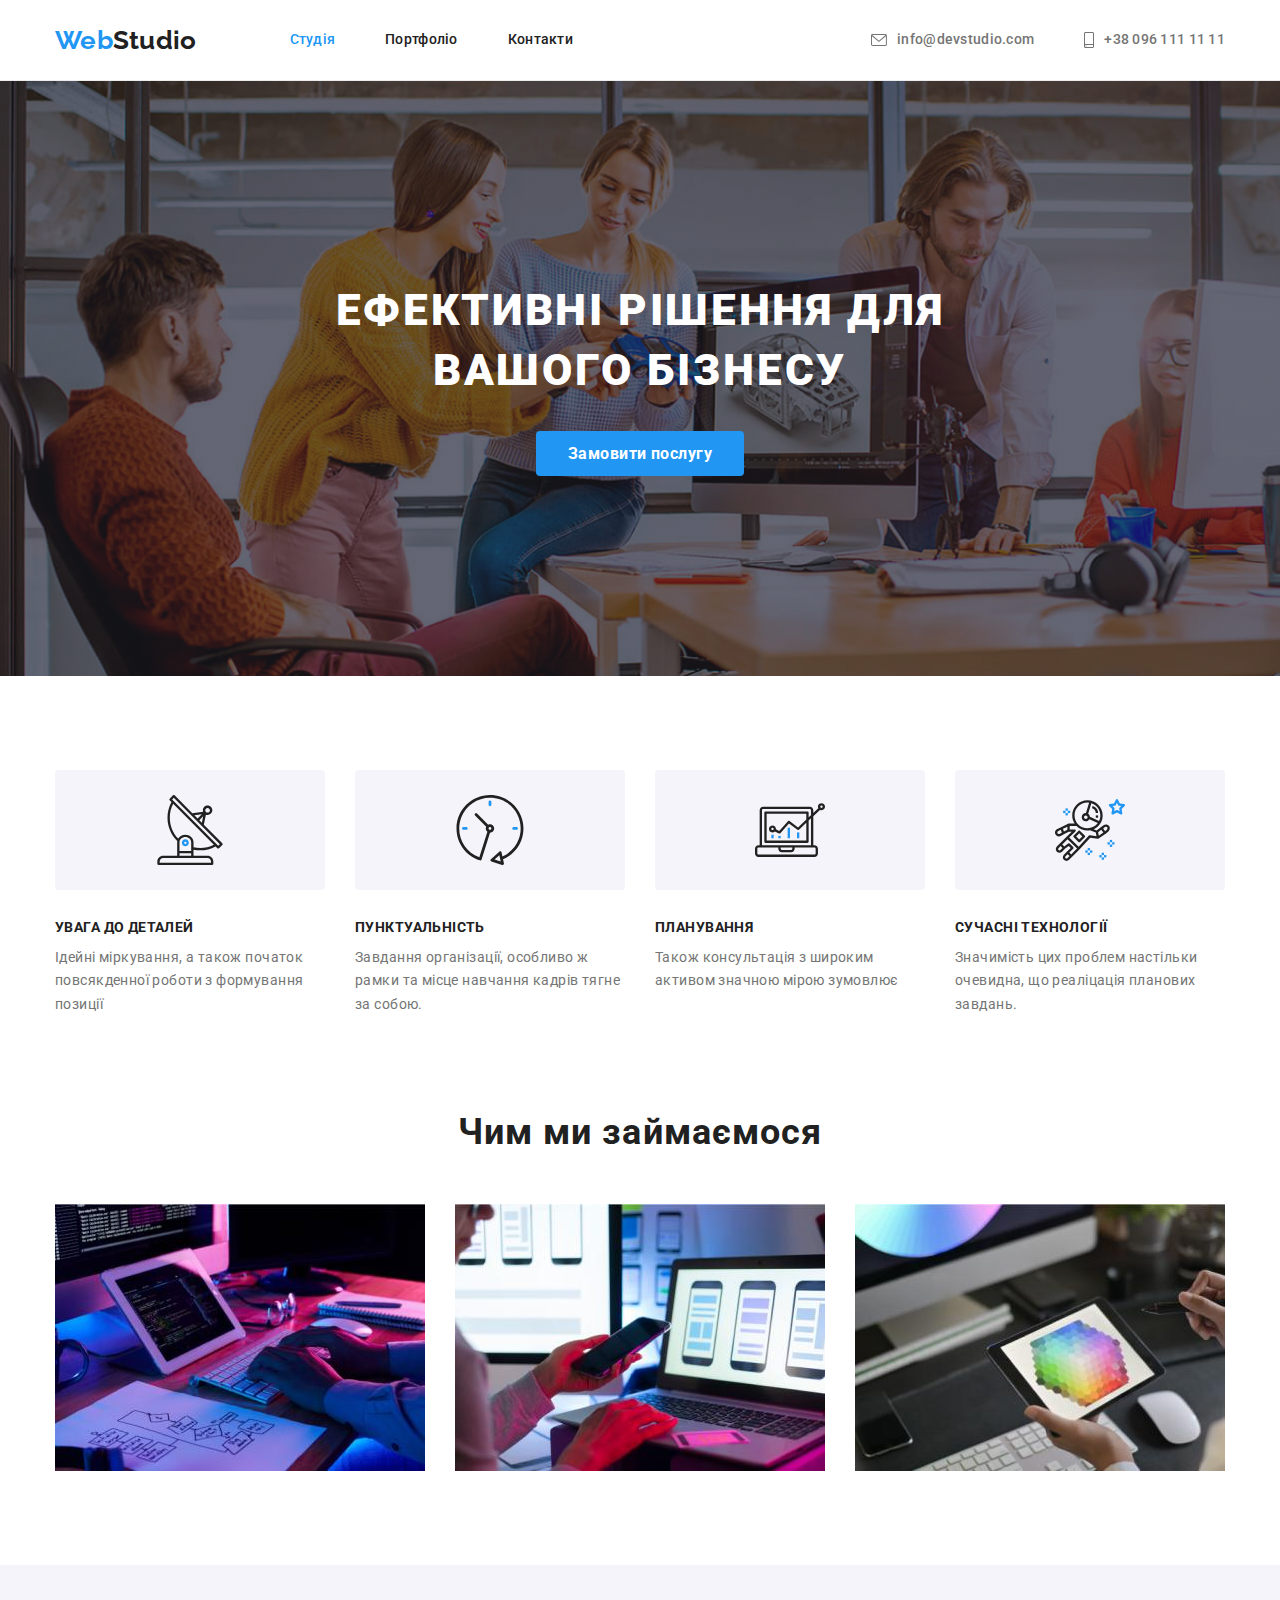
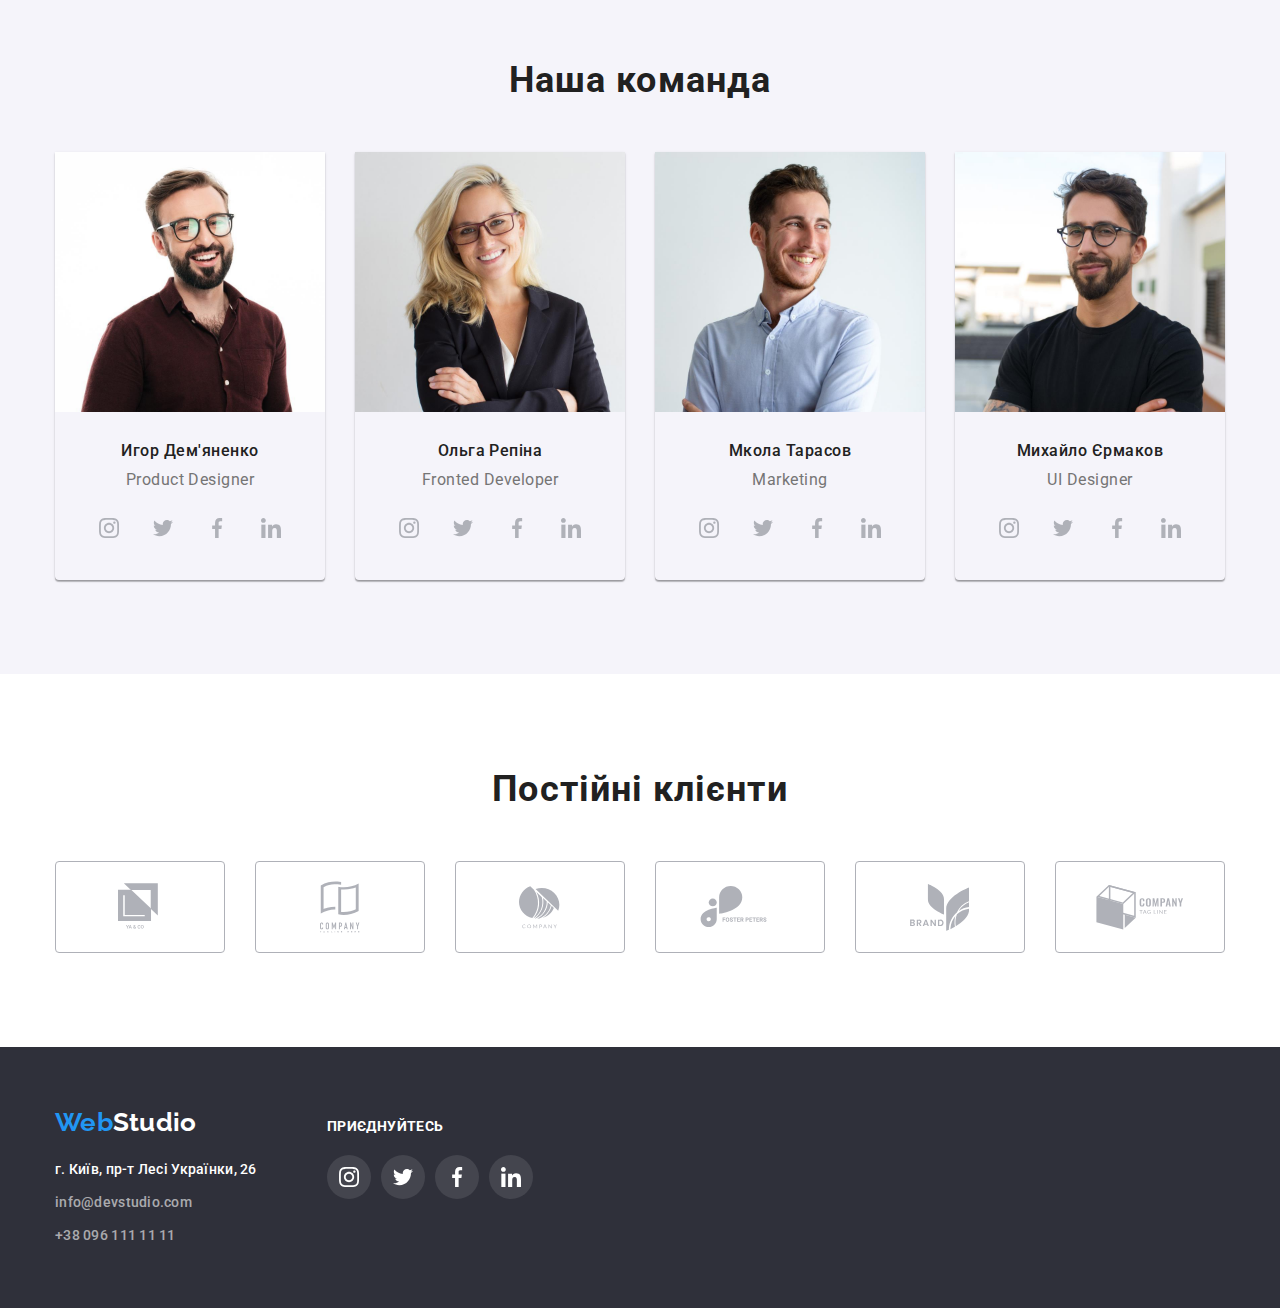
<file: index.html>
<!DOCTYPE html>
<html lang="uk">
  <head>
    <meta charset="UTF-8" />
    <meta http-equiv="X-UA-Compatible" content="IE=edge" />
    <meta name="viewport" content="width=device-width, initial-scale=1.0" />
    <title>ЕФЕКТИВНІ РІШЕННЯ ДЛЯ ВАШОГО БІЗНЕСУ</title>
    <link
      rel="stylesheet"
      href="https://cdnjs.cloudflare.com/ajax/libs/modern-normalize/1.0.0/modern-normalize.css"
    />
    <link rel="preconnect" href="https://fonts.gstatic.com" />
    <link
      rel="stylesheet"
      href="https://fonts.googleapis.com/css2?family=Raleway:wght@700&family=Roboto:wght@400;500;700;900&display=swap"
    />
    <link rel="stylesheet" href="./css/styles.css" />
  </head>

  <body>
    <header class="header">
      <div class="container">
        <nav class="nav-menu">
          <!--Логотип-->
          <a href="" class="logo link logo-light"
            ><span class="letter">Web</span>Studio</a
          >
          <ul class="nav-menu-list list">
            <li class="nav-menu-list-item">
              <a href="./index.html" class="nav-link link active-link"
                >Студія</a
              >
            </li>
            <li class="nav-menu-list-item">
              <a href="./portfolio.html" class="nav-link link">Портфоліо</a>
            </li>
            <li class="nav-menu-list-item">
              <a href="" class="nav-link link">Контакти</a>
            </li>
          </ul>
        </nav>
        <!--Контакты-->
        <ul class="contact-list list">
          <li class="nav-menu-list-item">
            <a
              href="mailto:info@devstudio.com"
              class="nav-contact-link icon-link nav-link link"
            >
              <svg width="16" height="12">
                <use href="./images/sprite/sprite.svg#icon-envelope"></use>
              </svg>
              info@devstudio.com</a
            >
          </li>
          <li class="nav-menu-list-item">
            <a
              href="tel:+380961111111"
              class="nav-contact-link icon-link nav-link link"
            >
              <svg width="10" height="16">
                <use href="./images/sprite/sprite.svg#icon-smartphone"></use>
              </svg>
              +38 096 111 11 11
            </a>
          </li>
        </ul>
      </div>
    </header>

    <main>
      <!-- Герой-->
      <section class="hero">
        <div class="container">
          <h2 class="main-title">ЕФЕКТИВНІ РІШЕННЯ ДЛЯ ВАШОГО БІЗНЕСУ</h2>
          <button type="button" class="modal-btn">Замовити послугу</button>
        </div>
      </section>

      <!--ABOUT-->
      <section class="features">
        <div class="container">
          <ul class="card-set list">
            <li class="item-secondary">
              <div class="icon-link">
                <svg width="70" height="70">
                  <use href="./images/sprite/sprite.svg#icon-antenna"></use>
                </svg>
              </div>
              <h3 class="feature-header">УВАГА ДО ДЕТАЛЕЙ</h3>
              <p class="text">
                Ідейні міркування, а також початок повсякденної роботи з
                формування позиції
              </p>
            </li>
            <li class="item-secondary">
              <div class="icon-link">
                <svg width="70" height="70">
                  <use href="./images/sprite/sprite.svg#icon-clock"></use>
                </svg>
              </div>
              <h3 class="feature-header">ПУНКТУАЛЬНІСТЬ</h3>
              <p class="text">
                Завдання організації, особливо ж рамки та місце навчання кадрів
                тягне за собою.
              </p>
            </li>
            <li class="item-secondary">
              <div class="icon-link">
                <svg width="70" height="70">
                  <use href="./images/sprite/sprite.svg#icon-diagram"></use>
                </svg>
              </div>
              <h3 class="feature-header">ПЛАНУВАННЯ</h3>
              <p class="text">
                Також консультація з широким активом значною мірою зумовлює
              </p>
            </li>
            <li class="item-secondary">
              <div class="icon-link">
                <svg width="70" height="70">
                  <use href="./images/sprite/sprite.svg#icon-astronaut"></use>
                </svg>
              </div>
              <h3 class="feature-header">СУЧАСНІ ТЕХНОЛОГІЇ</h3>
              <p class="text">
                Значимість цих проблем настільки очевидна, що реаліцація
                планових завдань.
              </p>
            </li>
          </ul>
        </div>
      </section>
      <!-- ЧИМ ЗАЙМАЄМОСЯ -->
      <section class="about">
        <div class="container">
          <h2 class="about-title">Чим ми займаємося</h2>
          <ul class="card-set list">
            <li class="item-third">
              <img
                class="img"
                src="./images/about1/box-1.jpg"
                alt="Навчання"
                width="370"
              />
            </li>

            <li class="item-third">
              <img
                class="img"
                src="./images/about1/box-2.jpg"
                alt="Розробка"
                width="370"
              />
            </li>

            <li class="item-third">
              <img
                class="img"
                src="./images/about1/box-3.jpg"
                alt="Тестування"
                width="370"
              />
            </li>
          </ul>
        </div>
      </section>
      <!-- Наша команда -->
      <section class="team">
        <div class="container">
          <h2 class="about-title">Наша команда</h2>
          <ul class="card-set list">
            <li class="item">
              <div class="card-team">
                <img
                  src="./images/about1/img.jpg"
                  alt="Product Designer"
                  width="270"
                  height="260"
                />
              </div>
              <div class="name-card">
                <h3 class="about-item-title">Игор Дем'яненко</h3>
                <p lang="en" class="about-item">Product Designer</p>
                <div>
                  <ul class="list">
                    <li class="link">
                      <a class="icon-link" href="">
                        <svg width="20" height="20">
                          <use
                            href="./images/sprite/sprite.svg#icon-instagram"
                          ></use>
                        </svg>
                      </a>
                    </li>
                    <li class="link">
                      <a class="icon-link" href="">
                        <svg width="20" height="20">
                          <use
                            href="./images/sprite/sprite.svg#icon-twitter"
                          ></use>
                        </svg>
                      </a>
                    </li>
                    <li class="link">
                      <a class="icon-link" href="">
                        <svg width="20" height="20">
                          <use
                            href="./images/sprite/sprite.svg#icon-facebook"
                          ></use>
                        </svg>
                      </a>
                    </li>
                    <li class="link">
                      <a class="icon-link" href="">
                        <svg width="20" height="20">
                          <use
                            href="./images/sprite/sprite.svg#icon-linkedin"
                          ></use>
                        </svg>
                      </a>
                    </li>
                  </ul>
                </div>
              </div>
            </li>
            <li class="item">
              <div class="card-team">
                <img
                  src="./images/about1/img-2.jpg"
                  alt="Froted Developer "
                  width="270"
                  height="260"
                />
              </div>

              <div class="name-card">
                <h3 class="about-item-title">Ольга Репіна</h3>
                <p lang="en" class="about-item">Fronted Developer</p>
                <div>
                  <ul class="list">
                    <li class="link">
                      <a class="icon-link" href="">
                        <svg width="20" height="20">
                          <use
                            href="./images/sprite/sprite.svg#icon-instagram"
                          ></use>
                        </svg>
                      </a>
                    </li>
                    <li class="link">
                      <a class="icon-link" href="">
                        <svg width="20" height="20">
                          <use
                            href="./images/sprite/sprite.svg#icon-twitter"
                          ></use>
                        </svg>
                      </a>
                    </li>
                    <li class="link">
                      <a class="icon-link" href="">
                        <svg width="20" height="20">
                          <use
                            href="./images/sprite/sprite.svg#icon-facebook"
                          ></use>
                        </svg>
                      </a>
                    </li>
                    <li class="link">
                      <a class="icon-link" href="">
                        <svg width="20" height="20">
                          <use
                            href="./images/sprite/sprite.svg#icon-linkedin"
                          ></use>
                        </svg>
                      </a>
                    </li>
                  </ul>
                </div>
              </div>
            </li>

            <li class="item">
              <div class="card-team">
                <img
                  src="./images/about1/img-3.jpg"
                  alt=""
                  width="270"
                  height="260"
                />
              </div>
              <div class="name-card">
                <h3 class="about-item-title">Мкола Тарасов</h3>
                <p lang="en" class="about-item">Marketing</p>
                <div>
                  <ul class="list">
                    <li class="link">
                      <a class="icon-link" href="">
                        <svg width="20" height="20">
                          <use
                            href="./images/sprite/sprite.svg#icon-instagram"
                          ></use>
                        </svg>
                      </a>
                    </li>
                    <li class="link">
                      <a class="icon-link" href="">
                        <svg width="20" height="20">
                          <use
                            href="./images/sprite/sprite.svg#icon-twitter"
                          ></use>
                        </svg>
                      </a>
                    </li>
                    <li class="link">
                      <a class="icon-link" href="">
                        <svg width="20" height="20">
                          <use
                            href="./images/sprite/sprite.svg#icon-facebook"
                          ></use>
                        </svg>
                      </a>
                    </li>
                    <li class="link">
                      <a class="icon-link" href="">
                        <svg width="20" height="20">
                          <use
                            href="./images/sprite/sprite.svg#icon-linkedin"
                          ></use>
                        </svg>
                      </a>
                    </li>
                  </ul>
                </div>
              </div>
            </li>
            <li class="item">
              <div class="card-team">
                <img
                  src="./images/about1/img-4.jpg"
                  alt=""
                  width="270"
                  height="260"
                />
              </div>
              <div class="name-card">
                <h3 class="about-item-title">Михайло Єрмаков</h3>
                <p lang="en" class="about-item">UI Designer</p>
                <div>
                  <ul class="list">
                    <li class="link">
                      <a class="icon-link" href="">
                        <svg width="20" height="20">
                          <use
                            href="./images/sprite/sprite.svg#icon-instagram"
                          ></use>
                        </svg>
                      </a>
                    </li>
                    <li class="link">
                      <a class="icon-link" href="">
                        <svg width="20" height="20">
                          <use
                            href="./images/sprite/sprite.svg#icon-twitter"
                          ></use>
                        </svg>
                      </a>
                    </li>
                    <li class="link">
                      <a class="icon-link" href="">
                        <svg width="20" height="20">
                          <use
                            href="./images/sprite/sprite.svg#icon-facebook"
                          ></use>
                        </svg>
                      </a>
                    </li>
                    <li class="link">
                      <a class="icon-link" href="">
                        <svg width="20" height="20">
                          <use
                            href="./images/sprite/sprite.svg#icon-linkedin"
                          ></use>
                        </svg>
                      </a>
                    </li>
                  </ul>
                </div>
              </div>
            </li>
          </ul>
        </div>
      </section>
      <!--Постійні клієнти-->
      <section class="clients filters">
        <div class="container">
          <h2 class="about-title">Постійні клієнти</h2>
          <ul class="client-list card-set list">
            <li class="client-item">
              <a class="icon-link link" href="">
                <svg width="44" height="49">
                  <use href="./images/sprite/sprite.svg#icon-client1"></use>
                </svg>
              </a>
            </li>
            <li class="client-item">
              <a class="icon-link link" href="">
                <svg width="40" height="52">
                  <use href="./images/sprite/sprite.svg#icon-client2"></use>
                </svg>
              </a>
            </li>
            <li class="client-item">
              <a class="icon-link link" href="">
                <svg width="41" height="43">
                  <use href="./images/sprite/sprite.svg#icon-client3"></use>
                </svg>
              </a>
            </li>
            <li class="client-item">
              <a class="icon-link link" href="">
                <svg width="80" height="42">
                  <use href="./images/sprite/sprite.svg#icon-client4"></use>
                </svg>
              </a>
            </li>
            <li class="client-item">
              <a class="icon-link link" href="">
                <svg width="59" height="47">
                  <use href="./images/sprite/sprite.svg#icon-client5"></use>
                </svg>
              </a>
            </li>
            <li class="client-item">
              <a class="icon-link link" href="">
                <svg width="88" height="45">
                  <use href="./images/sprite/sprite.svg#icon-client6"></use>
                </svg>
              </a>
            </li>
          </ul>
        </div>
      </section>
    </main>
    <!--Contact information-->
    <footer class="footer-bg">
      <div class="container">
        <div>
          <a href="./index.html" class="logo link logo-dark"
            ><span class="letter">Web</span>Studio</a
          >
          <address class="address">
            <ul class="footer-nav list">
              <li class="nav-menu-list-item">
                <a
                  href="https://goo.gl/maps/rmxDf8wJgDax7i2T6"
                  target="_blank"
                  rel="noopener noreferrer"
                  class="map-link nav-link link"
                  >г. Київ, пр-т Лесі Українки, 26</a
                >
              </li>
              <li class="nav-menu-list-item">
                <a
                  href="mailto:info@devstudio.com"
                  class="tr-link nav-link link"
                  >info@devstudio.com</a
                >
              </li>
              <li class="nav-menu-list-item">
                <a href="tel:+380961111111" class="tr-link nav-link link"
                  >+38 096 111 11 11</a
                >
              </li>
            </ul>
          </address>
        </div>
        <div class="come-on">
          <h2>Приєднуйтесь</h2>
          <ul class="list">
            <li class="link">
              <a class="icon-link" href="">
                <svg width="20" height="20">
                  <use href="./images/sprite/sprite.svg#icon-instagram"></use>
                </svg>
              </a>
            </li>
            <li class="link">
              <a class="icon-link" href="">
                <svg width="20" height="20">
                  <use href="./images/sprite/sprite.svg#icon-twitter"></use>
                </svg>
              </a>
            </li>
            <li class="link">
              <a class="icon-link" href="">
                <svg width="20" height="20">
                  <use href="./images/sprite/sprite.svg#icon-facebook"></use>
                </svg>
              </a>
            </li>
            <li class="link">
              <a class="icon-link" href="">
                <svg width="20" height="20">
                  <use href="./images/sprite/sprite.svg#icon-linkedin"></use>
                </svg>
              </a>
            </li>
          </ul>
        </div>
      </div>
    </footer>
  </body>
</html>
</file>
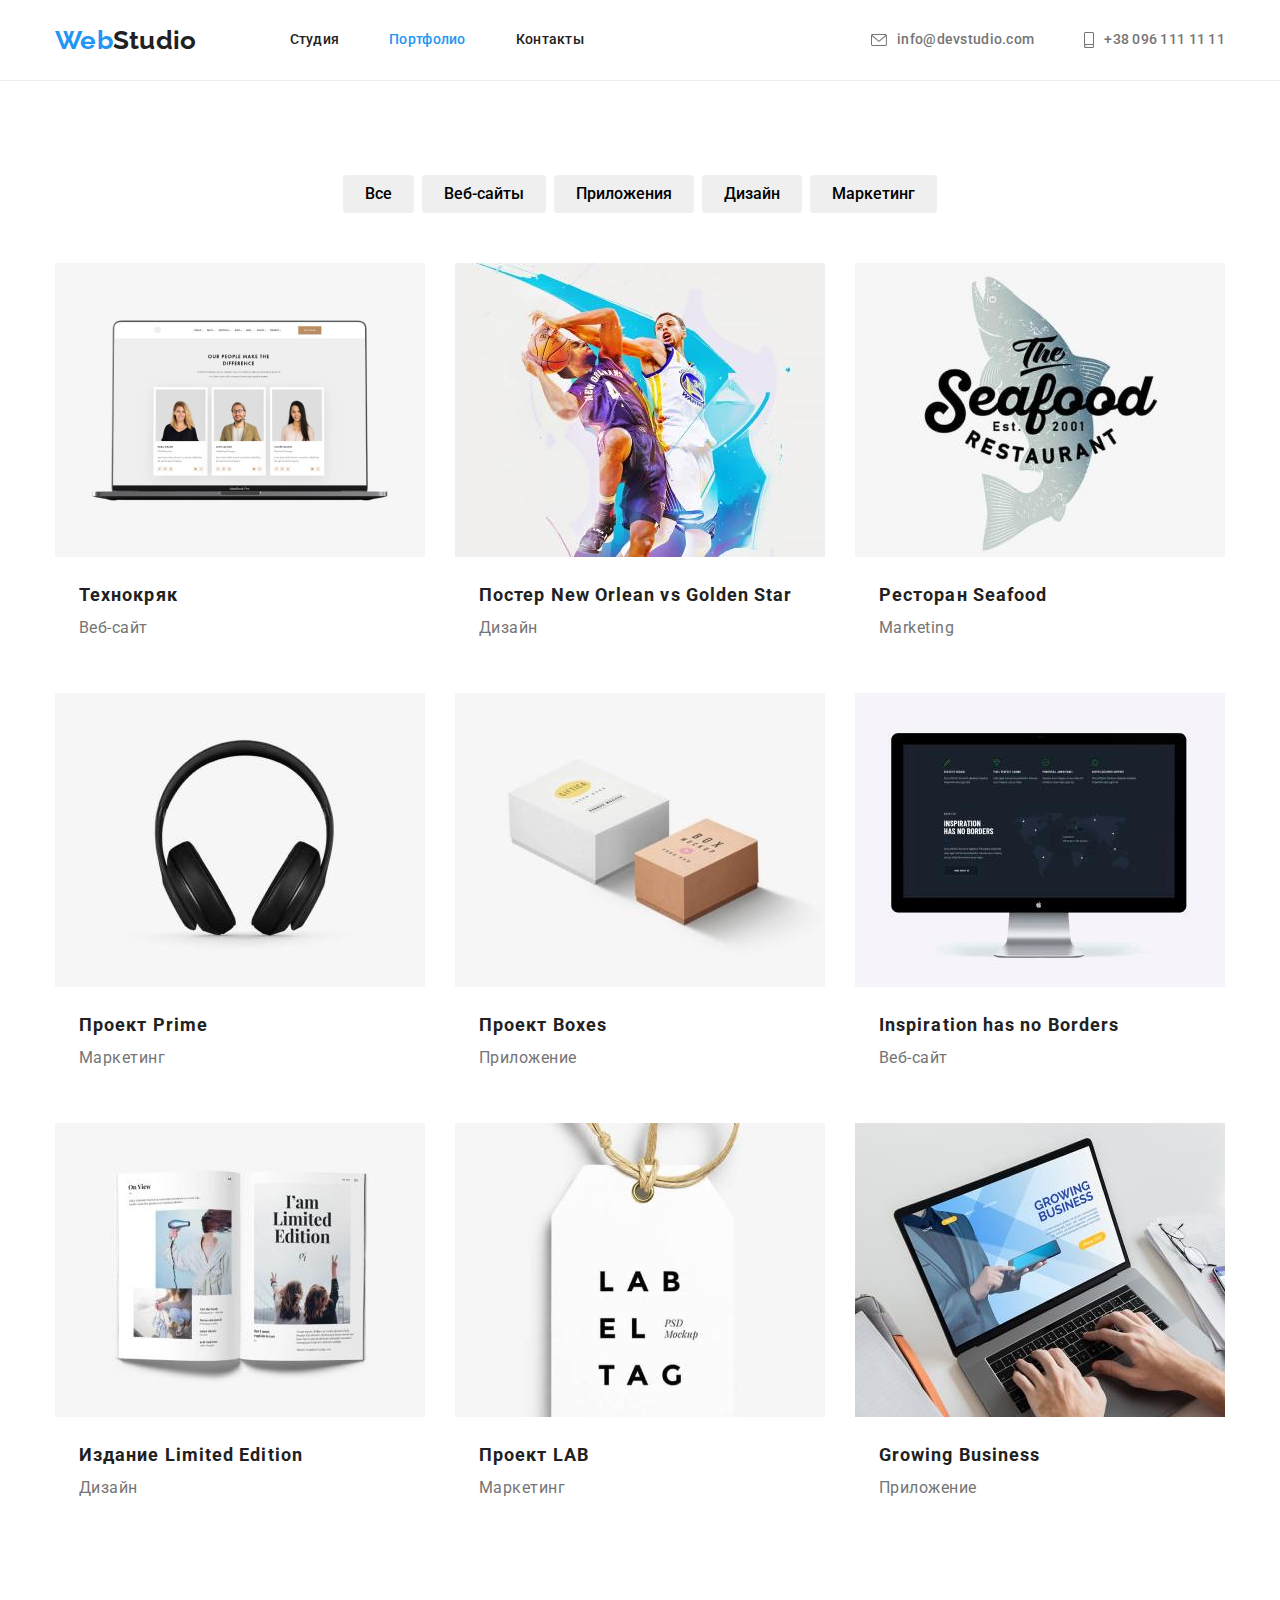
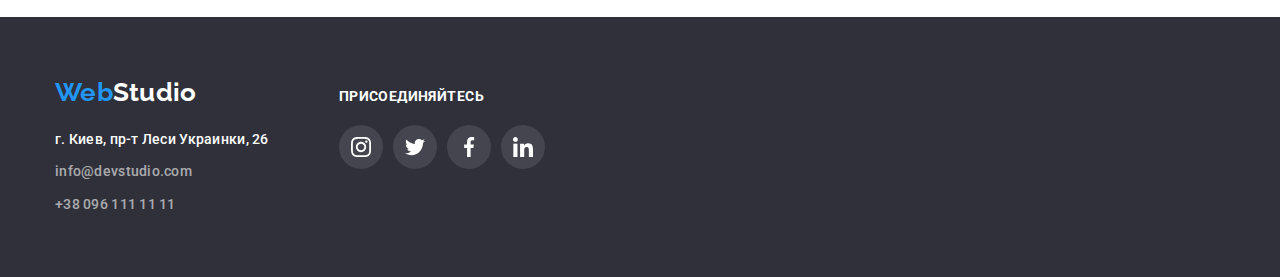
<file: portfolio.html>
<!DOCTYPE html>
<html lang="ru">
  <head>
    <meta charset="UTF-8" />
    <meta http-equiv="X-UA-Compatible" content="IE=edge" />
    <meta name="viewport" content="width=device-width, initial-scale=1.0" />
    <title>ЭФФЕКТИВНЫЕ РЕШЕНИЯ ДЛЯ ВАШЕГО БИЗНЕСА</title>
    <link
      rel="stylesheet"
      href="https://cdnjs.cloudflare.com/ajax/libs/modern-normalize/1.0.0/modern-normalize.css"
    />
    <link rel="preconnect" href="https://fonts.gstatic.com" />
    <link
      rel="stylesheet"
      href="https://fonts.googleapis.com/css2?family=Raleway:wght@700&family=Roboto:wght@400;500;700;900&display=swap"
    />
    <link rel="stylesheet" href="./css/styles.css" />
  </head>
  <body>
  <!-- Шапка -->
   
  <header class="header">
    <div class="container">
    <nav class="nav-menu">
      <!--Логотип-->
      <a href="" class="logo link logo-light"><span class="letter">Web</span>Studio</a>
      <ul class="nav-menu-list list">
        <li class="nav-menu-list-item">
          <a href="./index.html" class="nav-link link ">Студия</a>
        </li>
        <li class="nav-menu-list-item">
          <a href="./portfolio.html" class="nav-link link active-link">Портфолио</a>
        </li>
        <li class="nav-menu-list-item">
          <a href="" class="nav-link link">Контакты</a>
        </li>
      </ul>
    </nav>
    <!--Контакты-->
    <ul class="contact-list list">
      <li class="nav-menu-list-item">
        <a
          href="mailto:info@devstudio.com"
          class="nav-contact-link icon-link nav-link link"
          >
          <svg width="16" height="12">
            <use href="./images/sprite/sprite.svg#icon-envelope"></use>
          </svg>
          info@devstudio.com</a
        >
      </li>
      <li class="nav-menu-list-item">
        <a href="tel:+380961111111" class="nav-contact-link icon-link nav-link link">
          <svg width="10" height="16">
            <use href="./images/sprite/sprite.svg#icon-smartphone"></use>
          </svg>
        +38 096 111 11 11
          </a>
      </li>
    </ul>
  </div>
  </header>


    <main>
      <section class="filters">
        <div class="container">
    <h1 class="visually-hidden">Портфолио</h1>
      <h2 class="visually-hidden">Фильтры портфолио</h2>
      <ul class="filters list">
        <li class="list-item">
          <button type="button" class="filter-btn">Все</button>
        </li>
        <li class="list-item">
          <button type="button" class="filter-btn">Веб-сайты</button>
        </li>
        <li class="list-item">
          <button type="button" class="filter-btn">Приложения</button>
        </li>
        <li class="list-item">
          <button type="button" class="filter-btn">Дизайн</button>
        </li>
        <li class="list-item">
          <button type="button" class="filter-btn">Маркетинг</button>
        </li>
      </ul>
      
 <!--Проекты -->
      <ul class="card-set list">
        <li class="item-third">
          <div class="card-project">
          <a href="" class="card-project-link link"> 
            <img
            src="./images/portfolio/img1.jpg"
            alt="Ноутбук"
            width="370"
          />
          <div class="name-card">
          <h3 class="item-title">Технокряк</h3>
          <p lang="ru" class="product-item">Веб-сайт</p>
          </div>
          </a>
        </div>
        </li>

        <li class="item-third">
          <div class="card-project">
            <a href="" class="card-project-link link"> 
          <img
            src="./images/portfolio/img2.jpg"
            alt="Баскетболисты"
            width="370"/>
          <div class="name-card">
            <h3 class="item-title">Постер New Orlean vs Golden Star</h3>
            <p lang="ru" class="product-item">Дизайн</p>
          </div>
      </a>
    </div>
        </li>
        <li class="item-third">
          <div class="card-project">
            <a href="" class="card-project-link link"> 
          <img
            src="./images/portfolio/img3.jpg"
            alt="Логотип"
            width="370"
          />
          <div class="name-card">
          <h3 class="item-title">Ресторан Seafood</h3>
          <p lang="en" class="product-item">Marketing</p>
        </div>
      </a>
    </div>
        </li>

        <li class="item-third">
          <div class="card-project">
            <a href="" class="card-project-link link"> 
          <img
            src="./images/portfolio/img4.jpg"
            alt="Наушники"
            width="370"
          />
          <div class="name-card">
          <h3 class="item-title">Проект Prime</h3>
          <p lang="ru" class="product-item">Маркетинг</p>
        </div>
      </a>
    </div>
        </li>
        <li class="item-third">
        <div class="card-project">
          <a href="" class="card-project-link link"> 
          <img
            src="./images/portfolio/img5.jpg"
            alt="Коробки"
            width="370"
          />
          <div class="name-card">
          <h3 class="item-title">Проект Boxes</h3>
          <p lang="ru" class="product-item">Приложение</p>
        </div>
      </a>
    </div>
        </li>
        <li class="item-third">
          <div class="card-project">
            <a href="" class="card-project-link link"> 
          <img
            src="./images/portfolio/img6.jpg"
            alt="Монитор"
            width="370"
          />
          <div class="name-card">
          <h3 class="item-title">Inspiration has no Borders</h3>
          <p lang="ru" class="product-item">Веб-сайт</p>
        </div>
      </a>
    </div>
        </li>
        <li class="item-third">
          <div class="card-project">
            <a href="" class="card-project-link link"> 
          <img
            src="./images/portfolio/img7.jpg"
            alt="Книжка"
            width="370"
          />
          <div class="name-card">
          <h3 class="item-title">Издание Limited Edition</h3>
          <p lang="ru" class="product-item">Дизайн</p>
        </div>
      </a>
    </div>
        </li>
        <li class="item-third">
          <div class="card-project">
            <a href="" class="card-project-link link"> 
          <img
            src="./images/portfolio/img8.jpg"
            alt="*Бирка"
            width="370"
          />
          <div class="name-card">
          <h3 class="item-title">Проект LAB</h3>
          <p lang="ru" class="product-item">Маркетинг</p>
        </div>
      </a>
    </div>
        </li>
        <li class="item-third">
          <div class="card-project">
            <a href="" class="card-project-link link"> 
          <img
            src="./images/portfolio/img9.jpg"
            alt="Набирать текст на ноутбуке"
            width="370"
          />
          <div class="name-card">
          <h3 class="item-title">Growing Business</h3>
          <p lang="ru" class="product-item">Приложение</p>
        </div>
      </a>
    </div>
        </li>
      </ul>
    </div>
    </section>
  </main>
  <!-- Подвал -->
    <footer class="footer-bg">
      <div class="container">
        <div>
      <a href="./index.html" class="logo link logo-dark"
        ><span class="letter">Web</span>Studio</a
      >
      <address class="address">
        <ul class="footer-nav list">
          <li class="nav-menu-list-item">
            <a
              href="https://goo.gl/maps/rmxDf8wJgDax7i2T6"
              target="_blank"
              rel="noopener noreferrer"
              class="map-link nav-link link"
              >г. Киев, пр-т Леси Украинки, 26</a
            >
          </li>
          <li class="nav-menu-list-item">
            <a href="mailto:info@devstudio.com" class="tr-link nav-link link"
              >info@devstudio.com</a
            >
          </li>
          <li class="nav-menu-list-item">
            <a href="tel:+380961111111" class="tr-link nav-link link"
              >+38 096 111 11 11</a
            >
          </li>
        </ul>
      </address>
    </div>
      <div class="come-on">
        <h2>Присоединяйтесь</h2>
        <ul class="list">
            <li class="link">
                <a class="icon-link" href="">
                    <svg width="20" height="20">
                        <use href="./images/sprite/sprite.svg#icon-instagram"></use>
                    </svg>
                </a>
            </li>
            <li class="link">
                <a class="icon-link" href="">
                    <svg width="20" height="20">
                        <use href="./images/sprite/sprite.svg#icon-twitter"></use>
                    </svg>
                </a>
            </li>
            <li class="link">
                <a class="icon-link" href="">
                    <svg width="20" height="20">
                        <use href="./images/sprite/sprite.svg#icon-facebook"></use>
                    </svg>
                </a>
            </li>
            <li class="link">
                <a class="icon-link" href="">
                    <svg width="20" height="20">
                        <use href="./images/sprite/sprite.svg#icon-linkedin"></use>
                    </svg>
                </a>
            </li>
        </ul>
    </div>
    </div>
    </footer>
  </body>
</html>
</file>
<file: css/styles.css>
:root {
  --main-font: "Roboto", sans-serif;
  --secondary-font: "Raleway", sans-serif;
  --accent-color: #2196f3;
  --white-color: #ffffff;
  --mostly-black-color: #212121;
  --dark-graylish-blue-color: #2f303A;
  --dark-gray-color: #757575;
  --transparent-white-color: rgba(255, 255, 255, 0.6);
  --background-color: #f5f4fa;
  --secondary-button-bgc: #188ce8;
  --icons-color: #afb1b8;
  --light-bg-color: #f5f4fa;
  --card-set-gap: 30px;
  --icons-default-color: #afb1b8;
  --card-shadow: 0px 1px 3px rgba(0, 0, 0, 0.12),
  0px 1px 1px rgba(0, 0, 0, 0.14), 0px 2px 1px rgba(0, 0, 0, 0.2);
}

body {
  font-family: var(--main-font);
  color: var(--mostly-black-color);
  font-style: normal;
  font-weight: 500;
  font-size: 14px;
  line-height: 1.14;
  letter-spacing: 0.02em;
  background-color: var(--white-color);
}

/*--Обязатектаельный сброс в начале нового проекта--*/

img {
  display: block;
  height: auto;
}

h1,
h2,
h3,
h4,
h5,
h6,
p {
  margin-top: 0px;
  margin-bottom: 0px;
}

ul, ol {margin:0; padding: 0;}

.list {
  list-style: none;
}
.address {
    font-style: normal;
    margin-top: 20px;
}

.icon-link {
  display: flex;
  justify-content: center;
  align-items: center;
  fill: var(--icons-default-color);
}

/*--END Обязатектаельный сброс в начале нового проекта--*/
.container {
  padding-left: 15px;
  padding-right: 15px;
  margin-right: auto;
  margin-left: auto;
  width: 1200px;
}
.visually-hidden {
  position: absolute !important;
  clip: rect(1px 1px 1px 1px); /* IE6, IE7 */
  clip: rect(1px, 1px, 1px, 1px);
  padding: 0 !important;
  border: 0 !important;
  height: 1px !important;
  width: 1px !important;
  overflow: hidden;
}
/*==============HEADER================*/
.link {
  text-decoration: none;
  color: var(--mostly-black-color);
}

  
.header {
  background: var(--white-color);
  display: flex;
  align-items: center;
  border-bottom: 1px solid #ececec;
}
.header .container {
  display: flex;
}
.nav-menu {
  display: flex;
  align-items: center;
}

.nav-menu-list { 
  display: flex;
  padding: 0px;
  margin-left: 93px;
}

.nav-menu-list .nav-link{
  padding: 32px 0px;
}

.nav-menu-list .nav-menu-list-item:not(:last-child) {
  margin-right: 50px;
}
  .contact-list {
    display: flex;
    align-items: center;
    margin-left: auto;
    padding-inline-start: unset;
  }

  .contact-list .nav-menu-list-item:not(:last-child) {
    margin-right: 50px;
  }
/*==============Logo-тип================*/
.logo {
  font-family: var(--secondary-font);
  font-weight: bold;
  font-size: 26px;
  line-height: 1.19;
  /* identical to box height */

}
.footer-bg.letter{
  margin-bottom: 20px;
  /* outline: 1px solid orange; */
}
.logo-dark {
  color: var(--white-color);
}
.logo-light {
  color: var(--mostly-black-color);
}

.letter {
  color: var(--accent-color);
}
/*============end==Logo-тип================*/
.nav-link {
  font-weight: 500;
  line-height: 1.14;
  letter-spacing: 0.02em;
}

.nav-link:hover,
.nav-link:focus {
  color: var(--accent-color);
}

.nav-contact-link {
  color: var(--dark-gray-color);
  padding-top: 32px;
  padding-bottom: 32px;
  display: flex;
  align-items: center;
  fill: var(--dark-gray-color);
}

.nav-contact-link svg {
  margin-right: 10px;
}
.header-contacts-link svg {
  padding: 0;
}

.nav-contact-link:hover,
.nav-contact-link:focus {
  color: var(--accent-color);   
  fill: var(--accent-color);
}

.active-link {
  color: var(--accent-color);
}

.navigation-list .list {
  text-align: center;
}
/*==============END HEADER================*/

/*==============HERO================*/
.hero {
  background: var(--dark-graylish-blue-color);
  background-image: linear-gradient(
    rgba(47, 48, 58, 0.4),
    rgba(47, 48, 58, 0.4)
  ),
  url("../images/about1/Img-bg.jpg");
  background-repeat: no-repeat;
  background-size: cover;
  max-width: 1600px;
  margin: 0 auto;
}

.hero .container {
  text-align: center;
  padding-top: 200px;
  padding-bottom: 200px;
}

.main-title {
  font-weight: 900;
  font-size: 44px;
  line-height: 1.36; /* or 136% */
  color: var(--white-color);
  text-align: center;
  letter-spacing: 0.06em;
  text-transform: uppercase;
  margin-left: auto;
  margin-right: auto;
  margin-bottom: 30px;
  width: 696px;

}

.modal-btn {
  margin-left: auto;
  margin-right: auto;
  padding: 10px 32px;
  border-radius: 4px;
  border: 0px;
  background-color: var(--accent-color);
  color: var(--white-color);
  line-height: 1.6;
  letter-spacing: 0.03em;
  font-size: 16px;
  font-weight: bold;
  text-align: center;
  cursor: pointer;
}

.modal-btn:hover,
.modal-btn:focus {
  background-color: var(--accent-color);
  color: var(--white-color);
  box-shadow: 0px 4px 4px rgba(0, 0, 0, 0.15);
}

.primary {
  padding: 10px 32px;
  background-color: var(--accent-color);
  color: var(--white-color);
  font-weight: bold;
  font-size: 16px;
  line-height: 1.9;
  letter-spacing: 0.06em;
}

.modal-btn .primary:hover,
.modal-btn .primary:focus {
background-color: var(--secondary-button-bgc);
}

.filters .nav-link .modal-btn  {
  background-color: var(--accent-color);
  color: var(--white-color);
}

.filters {
  padding-top: 94px;
  padding-bottom: 94px;
  } 

/*==============END HERO================*/

/*===========ABOUT===============*/

.feature {
  line-height: 1.71;
  /* or 171% */
  color:var(--dark-gray-color);
}


.about-title {
  font-weight: bold;
  font-size: 36px;
  line-height: 1.16;
  text-align: center;
}

.about-item-title {
  font-weight: 500;
  font-size: 16px;
  line-height: 1.18;
  /* identical to box height */
margin-bottom: 10px;
  text-align: center;
}

.about-item {
  font-size: 16px;
  line-height: 1.18;
  /* identical to box height */
  font-weight: 400;
  color: var(--dark-gray-color);
  text-align: center;
  margin-bottom: 16px;
}
.about { padding-bottom: 94px;
}
/*===========END ABOUT===============*/
/* ======== FILTER ======== */

.filters.list {
  display: flex;
  justify-content: center;
  padding-top: 47px;
  margin-bottom: 50px;
  padding: 0;
}

.filters.list .list-item:not(:last-child) {
  margin-right: 8px;
}

/* ======== ОСОБЕННОСТИ ======== */
/* Карточки */
.features {
  padding-top: 94px;
}

.features .feature-header {
  margin-bottom: 10px;

  font-weight: bold;
  line-height: 1.1;
  font-size: 14px;
  letter-spacing: 0.03em;
  text-transform: uppercase;
}
.features .text  {
  font-weight: normal;
  font-size: 14px;
  line-height: 1.7;
  letter-spacing: 0.03em;
  color: var(--dark-gray-color);
}

.card-set {
  display: flex;
  flex-wrap: wrap;
  margin: 0px;
  padding: 0px;

  margin-left: calc(-1 * var(--card-set-gap));
}

.card-set > .item {
  /* outline: 1px solid green; */
  flex-basis: calc(100% / 4 - var(--card-set-gap));
  margin-left: var(--card-set-gap);
  box-shadow: var(--card-shadow);
  border-radius: 0px 0px 4px 4px;
}
.card-set .item-third {
  /* outline: 1px solid green; */
  flex-basis: calc(100% / 3 - var(--card-set-gap));
  margin-left: var(--card-set-gap);
  margin-bottom: var(--card-set-gap);
}
.card-set .item-third:nth-last-child(-n + 3):nth-last-child(-n + 3) {
  margin-bottom: 0;
}
.card-set .item-secondary {
  flex-basis: calc(100% / 4 - var(--card-set-gap));
  margin-left: var(--card-set-gap);
}

.item-secondary .icon-link {
  height: 120px;
  background: var(--light-bg-color);
  border-radius: 4px;
  margin-bottom: 30px;
}


/* ======== ЧЕМ МЫ ЗАНИМАЕМСЯ ======== */
.about {
  padding-top: 94px;
}

.about-title {
  margin-bottom: 50px;
  font-weight: bold;
  font-size: 36px;
  line-height: 1.2;
  text-align: center;
  letter-spacing: 0.03em;
}

/* ======== НАША КОМАНДА ======== */

.team {
  background-color: var(--background-color);
}

.team .container {
  padding-top: 94px;
  padding-bottom: 94px;
}

.team-title {
  margin-bottom: 50px;

  font-weight: bold;
  font-size: 36px;
  line-height: 1.2;
  text-align: center;
  letter-spacing: 0.03em;
}

.team .title {
  margin-bottom: 10px;

  font-weight: 500;
}

.name-card {
  padding: 30px 32px;
  font-size: 16px;
  font-weight: normal;
  line-height: 1.2;
  align-items: center;
  text-align: center;
  letter-spacing: 0.03em;
}

.name-card .icon-link {
  width: 44px;
  height: 44px;
  border-radius: 50%;
}

.name-card .list {
  display: flex;
  justify-content: space-between;
  padding: 0;
}

.name-card .icon-link:hover,
.name-card .icon-link:focus {
  background-color: var(--accent-color);
}

.name-card .icon-link:hover svg,
.name-card .icon-link:focus svg {
  fill: var(--white-color);
}

/*==============CLIENTS======================*/

.client-item {
  flex-basis: calc(100% / 6 - 30px);
  margin-left: 30px;
  margin-top: 30px;
  border: 1px solid var(--icons-default-color);
  border-radius: 4px;
}

.client-item .icon-link {
  height: 90px;
}

.client-item .icon-link:hover,
.client-item .icon-link:focus {
  fill: var(--accent-color);
}

.client-item:hover,
.client-item:focus {
  border-color: var(--accent-color);
}

.client-list {
  margin-top: -30px;
  margin-left: -30px;
}

/*==============END CLIENTS==================*/

/*=============FOOTER================*/
.footer-address-link {
  line-height: 1.71;
  /* or 171% */
  color: var(--white-color);
}
.footer-contact-link {
  line-height: 1.71;
  /* or 171% */
  color: var(--transparent-white-color);
}
.footer-bg {
  padding-top: 60px;
  padding-bottom: 60px;
  margin-left: auto;
  margin-right: auto;
background: var(--dark-graylish-blue-color);
}
.footer-bg .container {
  padding-top: 0px;
  display: flex;
  align-items: baseline;
}

.footer-nav {
  padding-left: 0px;
  font-style: normal;
  font-weight: normal;
  line-height: 1.7;
  letter-spacing: 0.03em;
}
.footer-nav > .nav-menu-list-item:not(:last-child) {
  margin-bottom: 9px;
}

.come-on {
  margin-left: 70px;
  width: 206px;
}


.come-on .icon-link {
  width: 44px;
  height: 44px;
  border-radius: 50%;
  background-color: rgba(255, 255, 255, 0.1);
  fill: var(--white-color);
}

.come-on .list {
  display: flex;
  justify-content: space-between;
}

.come-on .icon-link:hover,
.come-on .icon-link:focus {
  background-color: var(--accent-color);
}

.footer-bg h2 {
  margin-bottom: 20px;
  font-family: Roboto;
  font-weight: 700;
  letter-spacing: 0.03em;
  text-transform: uppercase;
  font-size: 14px;
  line-height: 1.14;

  color: var(--white-color);
}


/*=============END FOOTER================*/

/*=============Portfolio================*/
.filter-btn {
  border: none;
  font-weight: 500;
  font-size: 16px;
  line-height: 1.62;
  /* identical to box height, or 162% */
  border-radius: 4px;
  text-align: center;
  cursor: pointer;
  padding: 6px 22px;
}

.filter-btn:hover,
.filter-btn:focus {
  background-color: var(--accent-color);
  color: var(--white-color);
  cursor: pointer;
  box-shadow: 0px 3px 1px rgba(0, 0, 0, 0.1), 0px 1px 2px rgba(0, 0, 0, 0.08),
  0px 2px 2px rgba(0, 0, 0, 0.12);
}
.product-item {
  font-size: 16px;
  line-height: 1.87;

  /* identical to box height, or 187% */

  color: var(--dark-gray-color);

}
 .item-title {
  font-weight: bold;
  font-size: 18px;
  line-height: 2;

  /* identical to box height, or 200% */

  letter-spacing: 0.06em;

  color: var(--mostly-black-color);
}
.map-link {
  color: var(--white-color);
}
.tr-link {
  color: var(--transparent-white-color);
}

.card-project-link,
.card-project-link {
  display: block;
}

.card-project-link:hover,
.card-project-link:focus {
  box-shadow: 0px 1px 1px rgba(0, 0, 0, 0.12), 0px 4px 4px rgba(0, 0, 0, 0.06),
      1px 4px 6px rgba(0, 0, 0, 0.16);
}

.item-third .name-card {
  text-align: left;
  padding: 20px 24px;
}
</file>
